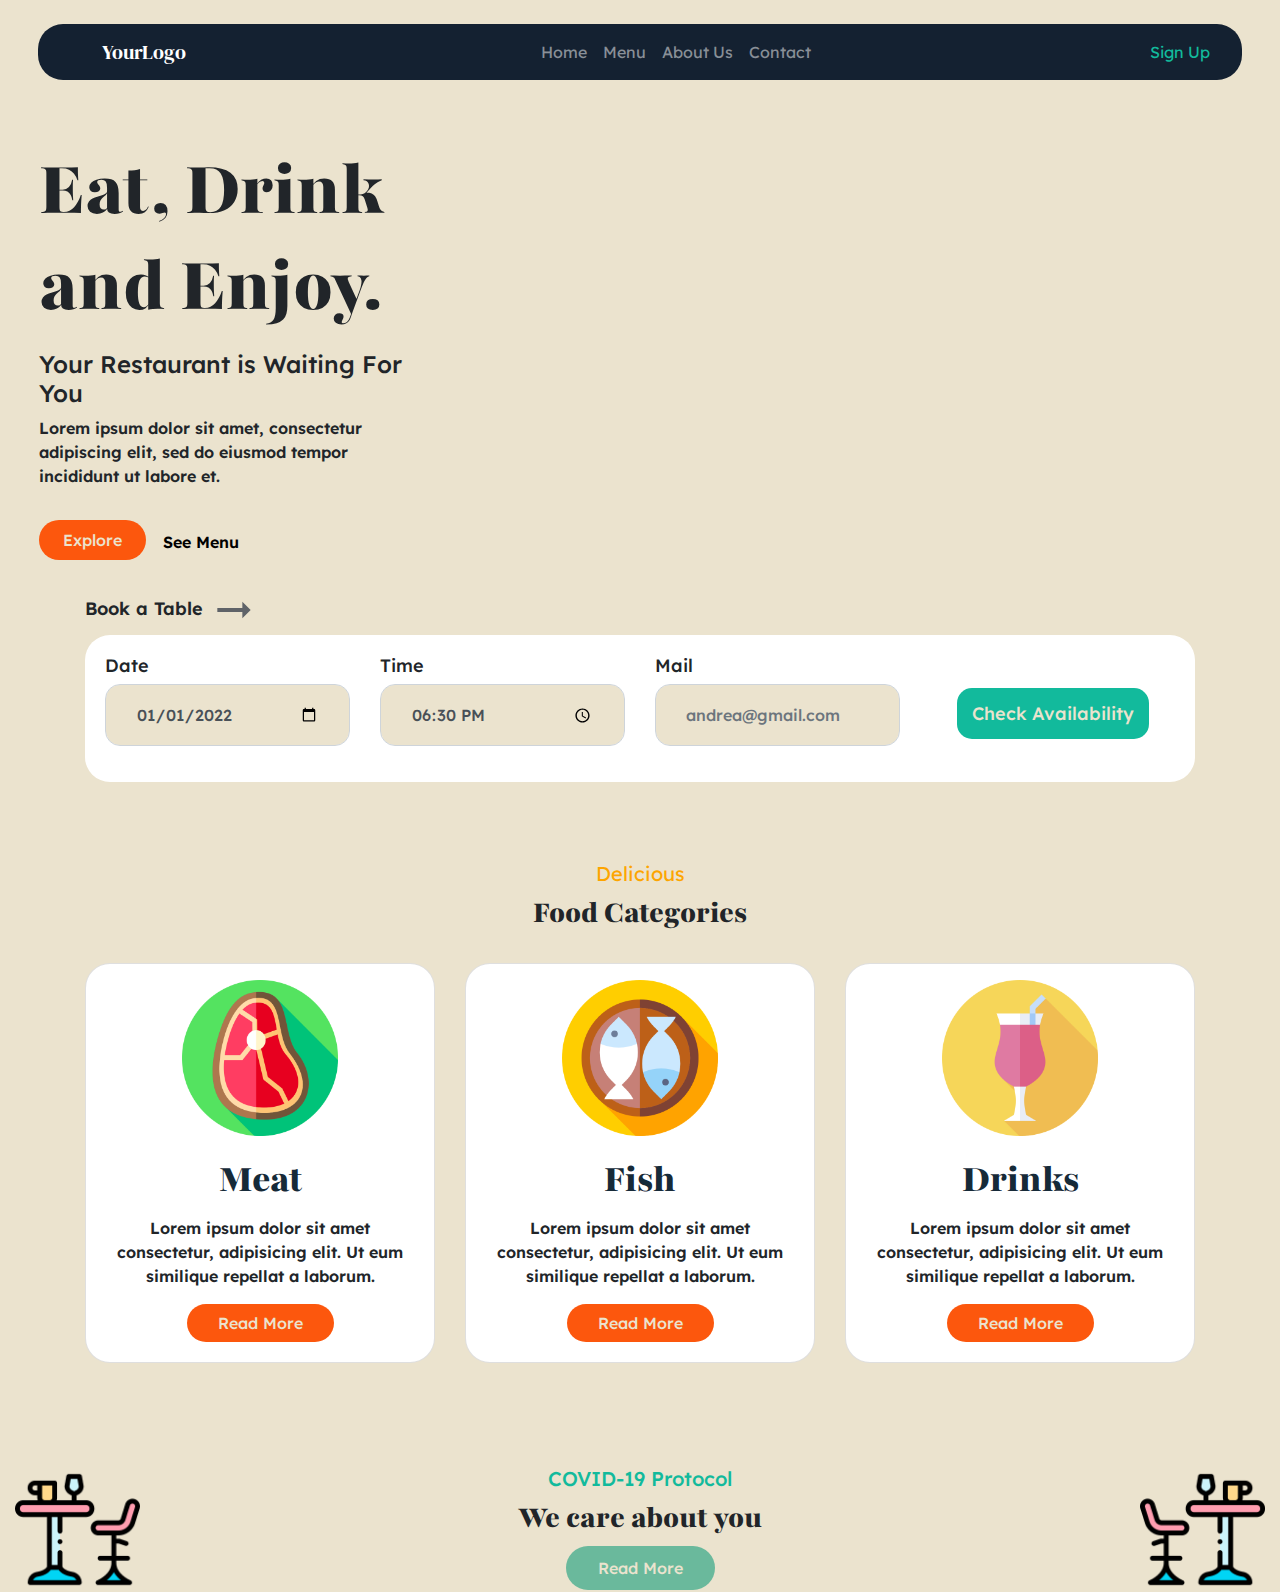
<file: index.html>
<!DOCTYPE html>
<html lang="en">
  <head>
    <meta charset="UTF-8" />
    <meta name="viewport" content="width=device-width, initial-scale=1.0" />
    <title>Restaurant project</title>
    <link
      rel="stylesheet"
      href="https://cdn.jsdelivr.net/npm/bootstrap@4.4.1/dist/css/bootstrap.min.css"
      integrity="sha384-Vkoo8x4CGsO3+Hhxv8T/Q5PaXtkKtu6ug5TOeNV6gBiFeWPGFN9MuhOf23Q9Ifjh"
      crossorigin="anonymous" />
      <link rel="preconnect" href="https://fonts.googleapis.com">
<link rel="preconnect" href="https://fonts.gstatic.com" crossorigin>
<link href="https://fonts.googleapis.com/css2?family=DM+Serif+Display&display=swap" rel="stylesheet">
      <link rel="icon" href="images/restaurant.png">
      <link rel="preconnect" href="https://fonts.googleapis.com">
<link rel="preconnect" href="https://fonts.gstatic.com" crossorigin>
<link href="https://fonts.googleapis.com/css2?family=Lexend:wght@100..900&display=swap" rel="stylesheet">
<link rel="preconnect" href="https://fonts.googleapis.com">
<link rel="preconnect" href="https://fonts.gstatic.com" crossorigin>
<link href="https://fonts.googleapis.com/css2?family=Frank+Ruhl+Libre:wght@300..900&family=Playfair:ital,opsz,wght@0,5..1200,300..900;1,5..1200,300..900&display=swap" rel="stylesheet">

    <link rel="stylesheet" href="style3.css" />
  </head>
  <body>
    
    <!--Navbar-->
<nav class="navbar navbar-expand-lg navbar-dark mt-4" id="navbar">
  <a class="navbar-brand ml-5" href="#">YourLogo</a>
  <button class="navbar-toggler mr-5" type="button" data-toggle="collapse" data-target="#navbarSupportedContent"
    aria-controls="navbarSupportedContent" aria-expanded="false" aria-label="Toggle navigation">
    <span class="navbar-toggler-icon"></span>
  </button>
  <div class="collapse navbar-collapse" id="navbarSupportedContent">
    <ul class="navbar-nav m-auto">
    <ul class="navbar-nav m-auto" id="nav-link">
      <li class="nav-item">
        <a class="nav-link" href="#">Home</a>
      </li>
      <li class="nav-item">
        <a class="nav-link" href="#">Menu</a>
      </li>
      <li class="nav-item">
        <a class="nav-link" href="#">About Us</a>
      </li>
      <li class="nav-item">
        <a class="nav-link" href="#">Contact</a>
      </li>
    </ul>
  </ul>
  <div class="sign-up-btn">
  <a class="navbar-sign text-decoration-none mr-3" href="#">Sign Up</a>
</div>
  </div>
</nav>
<!--Navbar end-->

<!--Heroes Section-->
<div class="container-fluid">
      <div class="col-md-4 start-heading">
        <h1 class=" main-heading display-5 fw-bold text-body-emphasis lh-1 mb-3">Eat, Drink and Enjoy.</h1>
        <h4 class="heading-2">Your Restaurant is Waiting For You</h4>
          <p class="loream">Lorem ipsum dolor sit amet, consectetur adipiscing elit, sed do eiusmod tempor incididunt ut labore et.</p>
          
          <button type="button" class="btn-explore btn-md px-4 me-md-2 rounded-pill mt-3">Explore</button>
      <span type="button" class="btn btn-md see-menu">See Menu</span>
    
    </div> 
  </div>
</div>
<!--Heroes Section end-->

<!--Form Section-->
</h3>
<div class="container">
<h4 class=" book-table">Book a Table
        <span class="material-icons icon">
          <svg xmlns="http://www.w3.org/2000/svg" height="50px" margin-left="50px" viewBox="0 0 24 24" width="50px" fill="#5f6368"> fill="none"/><path d="M16.01 11H4v2h12.01v3L20 12l-3.99-4z"/></svg>
          </span>
<div class="container book-container">
    <div class="row">
      <div class="col-md-3">
        <div class="form-group">
          <label for="date">Date</label>
          <input type="date" class="form-control" id="date" value="2022-01-01">
        </div>
      </div>
      <div class="col-md-3">
        <div class="form-group">
          <label for="time">Time</label>
          <input type="time" class="form-control" id="time" value="18:30">
        </div>
      </div>
      <div class="col-md-3">
        <div class="form-group">
          <label for="mail">Mail</label>
          <input type="email" class="form-control" id="mail" placeholder="andrea@gmail.com">
        </div>
      </div>
      <div class="col-md-3" id="btn-check-availability">
        <button type="button" class="btn-availability">Check Availability</button>
      </div>
    </div>
  </div>
</div>
<!--Form Section End-->

<!--Food Section-->
<h5 class="text-center delicious" style="color: #fda500;"><b>Delicious</b></h5>
<h2 class="text-center food-h2">Food Categories</h2>
    <div class="container mt-4">
      <div class="row">
      <div class="col-lg-4 mb-4">
      <div class="card">
        <img src="images/meat.png" alt="" class="card-img-top mt-3" id="meat">
        <div class="card-body">
          <h5 class="card-title">Meat</h5>
          <p class="card-text">Lorem ipsum dolor sit amet consectetur, adipisicing elit. Ut eum similique repellat a laborum.</p>
          <div class="food-read-more">
         <a href="" class="btn rounded-pill btn-md" id="read-more">Read More</a>
        </div>
        </div>
       </div>
      </div>
    <div class="col-lg-4 mb-4">
    <div class="card">
        <img src="images/fish.png" alt="" class="card-img-top mt-3 " id="fish">
        <div class="card-body">
          <h5 class="card-title">Fish</h5>
          <p class="card-text">Lorem ipsum dolor sit amet consectetur, adipisicing elit. Ut eum similique repellat a laborum.</p>
          <div class="food-read-more">
         <a href="" class="btn rounded-pill btn-md" id="read-more" >Read More</a>
        </div>
        </div>
        </div>
      </div>
      <div class="col-lg-4 mb-4">
        <div class="card">
            <img src="images/cup.png" alt="" class="card-img-top mt-3" id="fish">
            <div class="card-body">
              <h5 class="card-title">Drinks</h5>
              <p class="card-text">Lorem ipsum dolor sit amet consectetur, adipisicing elit. Ut eum similique repellat a laborum.</p>
              <div class="food-read-more">
             <a href="" class="btn rounded-pill btn-md" id="read-more" >Read More</a>
            </div>
        </div>
       </div>
      </div>
    </div>
  </div>  
<!--Food Section End-->

<!--COVID 19 PROTOCOL-->
<div class="container-fluid">
  <img src="images/table (1).png" class="Table-image" alt="Restaurant">
  <img src="images/table (2).png" class="Table-image2" alt="Restaurant2">
<h5 class=" COVID-19 text-center">COVID-19 Protocol</h5>
<h2 class="text-center">We care about you</h2>
<div class="more"> 
    <button type="button" onclick="location.href='index2.html'" class="button rounded-pill" id="read-more-next-page">Read More</button>
  </div>       
</div>
<!--COVID 19 PROTOCOL End-->

<script src="https://code.jquery.com/jquery-3.5.1.slim.min.js"></script>
    <script src="https://cdn.jsdelivr.net/npm/@popperjs/core@2.5.4/dist/umd/popper.min.js"></script>
    <script src="https://stackpath.bootstrapcdn.com/bootstrap/4.5.2/js/bootstrap.min.js"></script>

  </body>
</html>

      
  </body>
</html>
</file>
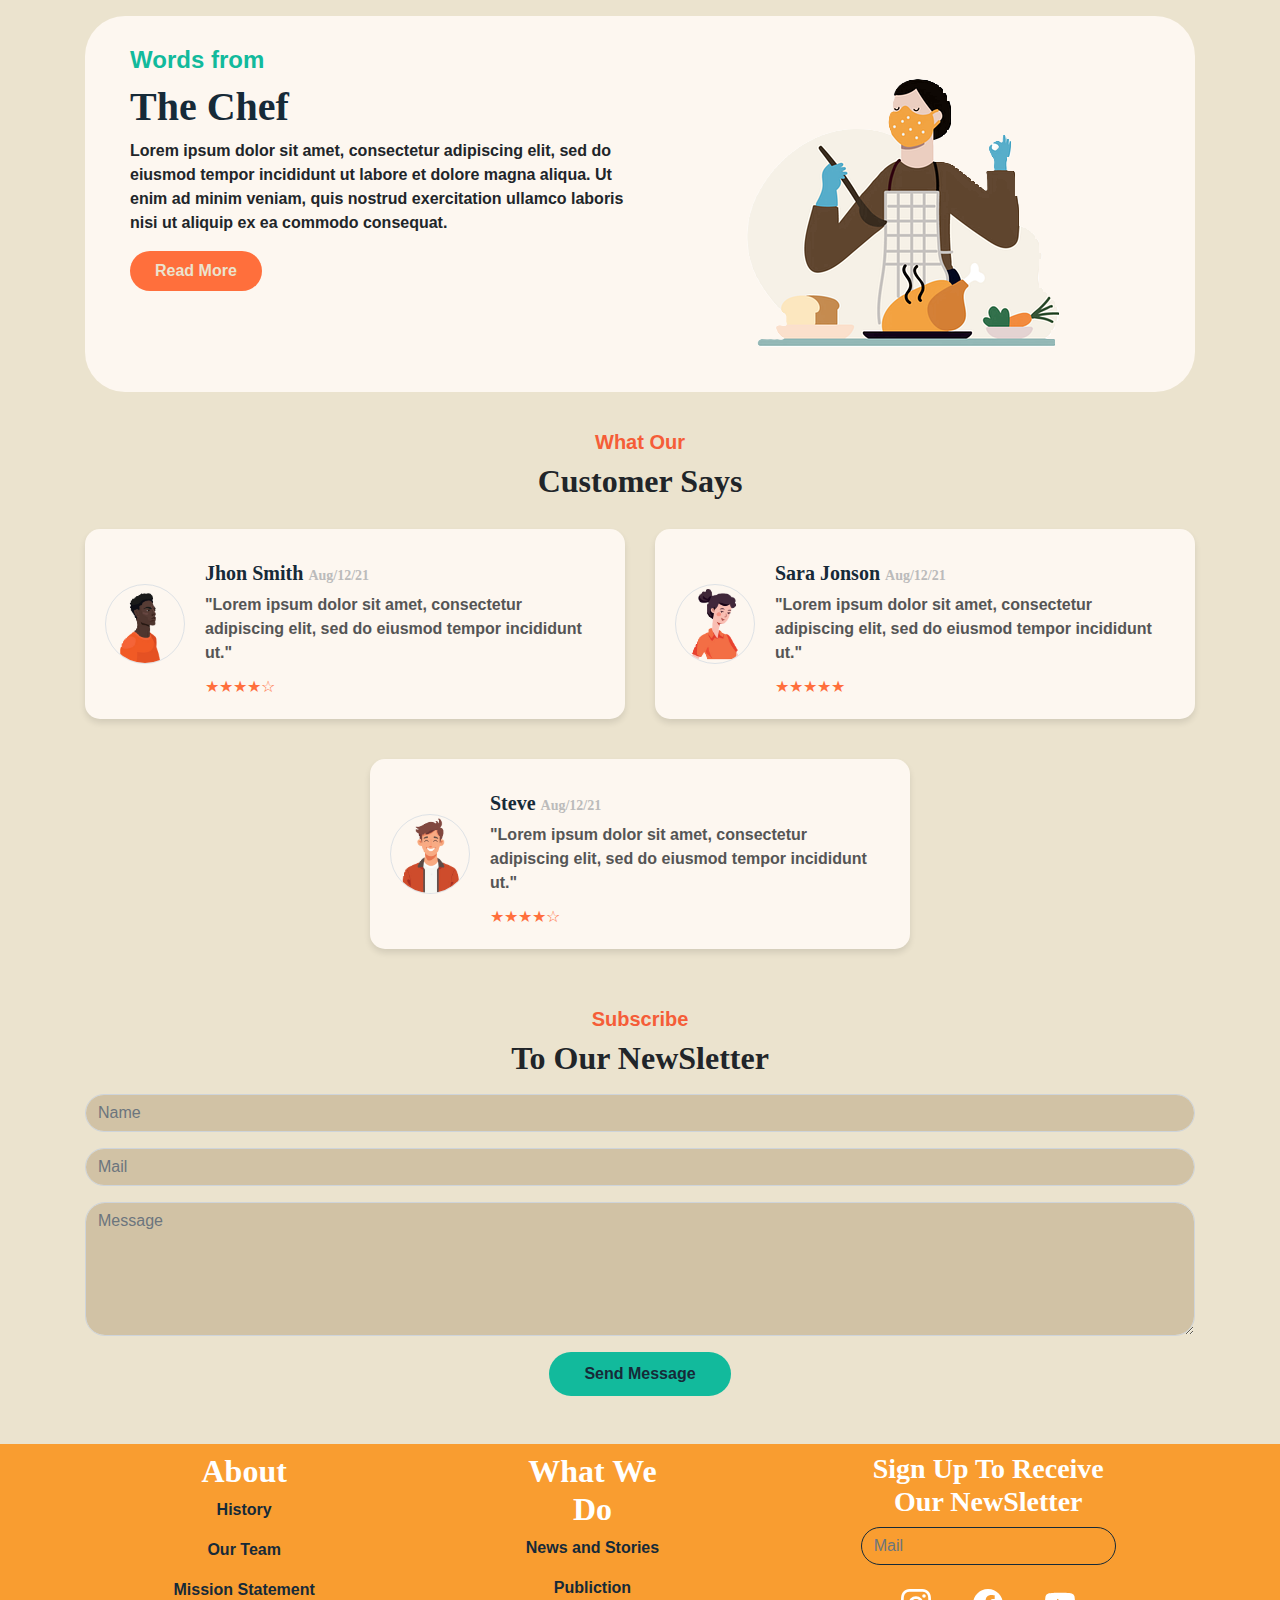
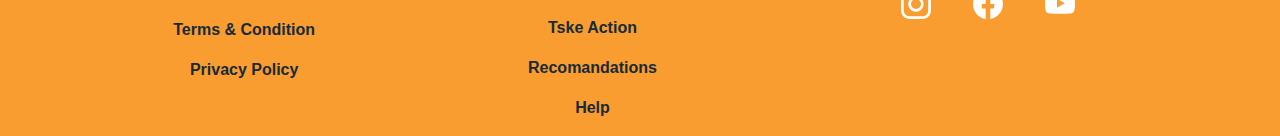
<file: index2.html>
<!DOCTYPE html>
<html lang="en">
<head>
    <meta charset="UTF-8">
    <meta name="viewport" content="width=device-width, initial-scale=1.0">
    <title>Customer Says</title>
    <link href="https://maxcdn.bootstrapcdn.com/bootstrap/4.5.2/css/bootstrap.min.css" rel="stylesheet">
    <link rel="icon" href="images/restaurant.png">
    <link rel="stylesheet" href="style2.css">
</head>
<body>
  <!--Chefs Words-->
    <div class="container mt-3">
        <div class="row chef-section">                                                                                           
            <div class="col-md-6">
                <h4>Words from</h4>
                <h1>The Chef</h1>
                <p>Lorem ipsum dolor sit amet, consectetur adipiscing elit, sed do eiusmod tempor incididunt ut labore et dolore magna aliqua. Ut enim ad minim veniam, quis nostrud exercitation ullamco laboris nisi ut aliquip ex ea commodo consequat.</p>
                
                <button class="text-decoration-none btn-read-more rounded-pill">Read More</button>
            </div>
            <div class="col-md-6 text-center mt-3">
                <img src="images/Cooking.png" alt="Cooking" class="img-fluid">
            </div>
        </div>
    </div>
    <script src="https://ajax.googleapis.com/ajax/libs/jquery/3.5.1/jquery.min.js"></script>
    <script src="https://maxcdn.bootstrapcdn.com/bootstrap/4.5.2/js/bootstrap.min.js"></script>
    <!--Chefs Words-->
    
    <!--What Our Customer Says-->
    <h5 class="text-center"><b>What Our</b></h5>
    <h2 class="text-center">Customer Says</h2>

    <div class="container">
        <div class="row">
            <div class="col-md-6">
                <div class="testimonial-card">
                    <img src="images/boy2 (1).png" alt="Jhon Smith" class="img-fluid border border-5" width="80">
                    <div class="testimonial-content">
                        <h5>Jhon Smith <span class="testimonial-date">Aug/12/21</span></h5>
                        <p>"Lorem ipsum dolor sit amet, consectetur adipiscing elit, sed do eiusmod tempor incididunt ut."</p>
                        <div class="testimonial-rating">
                            ★★★★☆
                        </div>
                    </div>
                </div>
            </div>
            <div class="col-md-6">
                <div class="testimonial-card">
                    <img src="images/girl.png" alt="Sara Jonson" class="img-fluid border border-5" width="80">
                    <div class="testimonial-content">
                        <h5>Sara Jonson <span class="testimonial-date">Aug/12/21</span></h5>
                        <p>"Lorem ipsum dolor sit amet, consectetur adipiscing elit, sed do eiusmod tempor incididunt ut."</p>
                        <div class="testimonial-rating">
                            ★★★★★
                        </div>
                    </div>
                </div>
            </div>
            <div class="col-md-6 Steve">
                <div class="testimonial-card">
                    <img src="images/boy3.png" alt="Steve" class="img-fluid border border-5" width="80">
                    <div class="testimonial-content">
                        <h5>Steve <span class="testimonial-date">Aug/12/21</span></h5>
                        <p>"Lorem ipsum dolor sit amet, consectetur adipiscing elit, sed do eiusmod tempor incididunt ut."</p>
                        <div class="testimonial-rating">
                            ★★★★☆
                        </div>
                    </div>
                </div>
            </div>
        </div>
    </div>
   
    <!--What Our Customer Says-->

    <!--Form-->
    <h5 class="text-center" style="color: #f55d38;"><b>Subscribe</b></h5>
    <h2 class="text-center">To Our NewSletter</h2>
    
    </div>
    <div class="container">
      <form action="/action_page.php" id="form">
        <div class="mb-3 mt-3">
          <input type="email" class="form-control rounded-pill" id="name" placeholder="Name" name="Name">
        </div>
        <div class="mb-3">
          <input type="mail" class="form-control rounded-pill" id="mail" placeholder="Mail" name="mail">
        </div>
        
        <form action="/action_page.php">
          <div class="mb-3 mt-3">
        
            <textarea class="form-control" rows="5" id="comment" name="text" placeholder="Message"></textarea>
          </div>                         
        </form>
        <!--Form-->
        
        <!--Button-->
      </div>
      <div class="Text"> 
        <button class="button rounded-pill" id="send">Send Message</button>
      </div>
      <!--Button-->
    
      
      <!-- Footer -->
       <div class="container fluid "></div>

      <footer id="footer">    
    <!-- Section: Social media -->
  
    <!-- Section: Links  -->
    <section class="">
      <div class="container text-center text-md-start mt-5">
        <!-- Grid row -->
        <div class="row mt-3">
  
          <!-- Grid column -->
          <div class="col-md-2 col-lg-2 col-xl-2 mx-auto About">
            <!-- Links -->
            <h2 class=" fw-bold m-2" id="about">
              About
            </h2>
            <p>
              <a href="#!" class="text-reset">History</a>
            </p>
            <p>
              <a href="#!" class="text-reset">Our Team</a>
            </p>
            <p>
              <a href="#!" class="text-reset">Mission Statement</a>
            </p>
            <p>
              <a href="#!" class="text-reset">Terms & Condition</a>
            </p>
            <p>
              <a href="#!" class="text-reset">Privacy Policy</a>
            </p>
          </div>
          <!-- Grid column -->
  
          <!-- Grid column -->
          <div class="col-md-3 col-lg-2 col-xl-2 mx-auto What">
            <!-- Links -->
            <h2 class="fw-bold m-2" id="what">
              What We Do
            </h2>
            <p>
              <a href="#!" class="text-reset">News and Stories</a>
            </p>
            <p>
              <a href="#!" class="text-reset">Publiction</a>
            </p>
            <p>
              <a href="#!" class="text-reset">Tske Action</a>
            </p>
            <p>
              <a href="#!" class="text-reset">Recomandations</a>
            </p>
            <p>
              <a href="#!" class="text-reset">Help</a>
            </p>
          </div>
          <!-- Grid column -->
  
          <!-- Grid column -->
          <div class="col-md-4 col-lg-3 col-xl-3 mx-auto mb-md-0">
            <h3 class="fw-bold m-2" id="Sign-up">Sign Up To Receive Our NewSletter</h3>
            <input type="mail" class="form-control rounded-pill " id="mail-footer" placeholder="Mail">
                                   
            <!--Instagram-->
            <div class="container d-flex justify-content-between align-item-center mb-2" id="icon">
                      
            <a class="instagram " href="#">
            <svg xmlns="http://www.w3.org/2000/svg" width="30" height="30" fill="currentColor" class="bi bi-instagram mt-4" viewBox="0 0 16 16">
              <path d="M8 0C5.829 0 5.556.01 4.703.048 3.85.088 3.269.222 2.76.42a3.9 3.9 0 0 0-1.417.923A3.9 3.9 0 0 0 .42 2.76C.222 3.268.087 3.85.048 4.7.01 5.555 0 5.827 0 8.001c0 2.172.01 2.444.048 3.297.04.852.174 1.433.372 1.942.205.526.478.972.923 1.417.444.445.89.719 1.416.923.51.198 1.09.333 1.942.372C5.555 15.99 5.827 16 8 16s2.444-.01 3.298-.048c.851-.04 1.434-.174 1.943-.372a3.9 3.9 0 0 0 1.416-.923c.445-.445.718-.891.923-1.417.197-.509.332-1.09.372-1.942C15.99 10.445 16 10.173 16 8s-.01-2.445-.048-3.299c-.04-.851-.175-1.433-.372-1.941a3.9 3.9 0 0 0-.923-1.417A3.9 3.9 0 0 0 13.24.42c-.51-.198-1.092-.333-1.943-.372C10.443.01 10.172 0 7.998 0zm-.717 1.442h.718c2.136 0 2.389.007 3.232.046.78.035 1.204.166 1.486.275.373.145.64.319.92.599s.453.546.598.92c.11.281.24.705.275 1.485.039.843.047 1.096.047 3.231s-.008 2.389-.047 3.232c-.035.78-.166 1.203-.275 1.485a2.5 2.5 0 0 1-.599.919c-.28.28-.546.453-.92.598-.28.11-.704.24-1.485.276-.843.038-1.096.047-3.232.047s-2.39-.009-3.233-.047c-.78-.036-1.203-.166-1.485-.276a2.5 2.5 0 0 1-.92-.598 2.5 2.5 0 0 1-.6-.92c-.109-.281-.24-.705-.275-1.485-.038-.843-.046-1.096-.046-3.233s.008-2.388.046-3.231c.036-.78.166-1.204.276-1.486.145-.373.319-.64.599-.92s.546-.453.92-.598c.282-.11.705-.24 1.485-.276.738-.034 1.024-.044 2.515-.045zm4.988 1.328a.96.96 0 1 0 0 1.92.96.96 0 0 0 0-1.92m-4.27 1.122a4.109 4.109 0 1 0 0 8.217 4.109 4.109 0 0 0 0-8.217m0 1.441a2.667 2.667 0 1 1 0 5.334 2.667 2.667 0 0 1 0-5.334"/>
            </svg>
          </a>
          <!--Instagram-->

          <!--Facebook-->
          <a class="facebook " href="#">
          <svg xmlns="http://www.w3.org/2000/svg" width="30" height="30" fill="currentColor" class="bi bi-facebook mt-4" viewBox="0 0 16 16">
            <path d="M16 8.049c0-4.446-3.582-8.05-8-8.05C3.58 0-.002 3.603-.002 8.05c0 4.017 2.926 7.347 6.75 7.951v-5.625h-2.03V8.05H6.75V6.275c0-2.017 1.195-3.131 3.022-3.131.876 0 1.791.157 1.791.157v1.98h-1.009c-.993 0-1.303.621-1.303 1.258v1.51h2.218l-.354 2.326H9.25V16c3.824-.604 6.75-3.934 6.75-7.951"/>
          </svg>
        </a>
          <!--Facebook-->

          <!--Youtube-->
          <a class="youtube" href="#">
          <svg xmlns="http://www.w3.org/2000/svg" width="30" height="30" fill="currentColor" class="bi bi-youtube mt-4" viewBox="0 0 16 16">
            <path d="M8.051 1.999h.089c.822.003 4.987.033 6.11.335a2.01 2.01 0 0 1 1.415 1.42c.101.38.172.883.22 1.402l.01.104.022.26.008.104c.065.914.073 1.77.074 1.957v.075c-.001.194-.01 1.108-.082 2.06l-.008.105-.009.104c-.05.572-.124 1.14-.235 1.558a2.01 2.01 0 0 1-1.415 1.42c-1.16.312-5.569.334-6.18.335h-.142c-.309 0-1.587-.006-2.927-.052l-.17-.006-.087-.004-.171-.007-.171-.007c-1.11-.049-2.167-.128-2.654-.26a2.01 2.01 0 0 1-1.415-1.419c-.111-.417-.185-.986-.235-1.558L.09 9.82l-.008-.104A31 31 0 0 1 0 7.68v-.123c.002-.215.01-.958.064-1.778l.007-.103.003-.052.008-.104.022-.26.01-.104c.048-.519.119-1.023.22-1.402a2.01 2.01 0 0 1 1.415-1.42c.487-.13 1.544-.21 2.654-.26l.17-.007.172-.006.086-.003.171-.007A100 100 0 0 1 7.858 2zM6.4 5.209v4.818l4.157-2.408z"/>
          </svg>
        </a>
      </div>
        </div>
          <!--Youtube-->
          </div>
          <!-- Grid column -->
        </div>
        <!-- Grid row -->
      </div>
    </section>
    <!-- Section: Links  -->
  
  
  </footer>
  <!-- Footer -->
      
</body>
</html>
</file>
<file: style3.css>
body {
    background-color: #ebe3ce;
    overflow-x: hidden;
}

/*Navbar*/
#navbar {
    margin: 3%;
}

.navbar {
    background-color: #142131;
    border-radius: 25px;
}

.navbar-brand {
    font-family: "DM Serif Display", serif;
}

.navbar-sign {
    color: #12ba9c;
    font-family: "Lexend", sans-serif;
    font-optical-sizing: auto;
    font-weight: normal;
    font-style: normal;
}

#nav-link {
    font-family: "Lexend", sans-serif;
    font-optical-sizing: auto;
    font-weight: normal;
    font-style: normal;
}

.sign-up-btn {
    text-align: center;
}

#nav-link :hover {
    color: #12ba9c;
    transition: 0.3s;
}

/*Navbar End*/
.start-heading {
    padding: 24px
}

h1 {
    font-family: "DM Serif Display", serif;
    font-weight: 400;
    font-style: normal;
    font-size: 80px;
}

.main-heading {
    font-family: "Playfair", serif;
    font-optical-sizing: auto;
    font-weight: 900;
    font-style: normal;

}

h2 {
    font-family: "Playfair", serif;
    font-weight: 900;
    font-style: normal;
    font-size: 100;
}

h4 {
    font-family: "Lexend", sans-serif;
    font-optical-sizing: auto;
    font-weight: 500;
    font-style: normal;
}

h5 {
    font-family: "Lexend", sans-serif;
    font-optical-sizing: auto;
    font-weight: 500;
    font-style: normal;
    color: #162a38;
}

p {
    font-family: "Lexend", sans-serif;
    font-optical-sizing: auto;
    font-weight: 600;
    font-style: normal;
}

/*Heroes section*/
.btn-explore {
    background-color: #fc570d;
    color: #ebe3ce;
    border: none;
    font-family: "Lexend", sans-serif;
    font-optical-sizing: auto;
    font-weight: 500;
    font-style: normal;
    padding-top: 8px;
    padding-bottom: 8px;
}

.see-menu {
    font-family: "Lexend", sans-serif;
    font-optical-sizing: auto;
    font-weight: 600;
    font-style: normal;
    color: black;
}


.book-table {
    font-family: "Lexend", sans-serif;
    font-optical-sizing: auto;
    font-weight: 600;
    font-style: normal;
    font-size: large;
}

/*Heroes Section End*/

/*Date form*/
.delicious {
    margin-top: 80px;
    font-family: "Lexend", sans-serif;
    font-optical-sizing: auto;
    font-weight: 300;
    font-style: normal;
}

.food-h2 {
    margin-bottom: 30px;
}

.book-container {
    background-color: #fff;
    border-radius: 25px;
    padding: 20px;
    margin: auto;
    padding-left: 20px;
    padding-right: 20px;
}

.row {
    align-items: center;
}

.form-control {
    background-color: #ebe3ce;
    border-radius: 15px;
    padding: 30px;
    font-family: "Lexend", sans-serif;
    font-optical-sizing: auto;
    font-weight: 500;
    font-style: normal;
}

.form-group {
    font-family: "Lexend", sans-serif;
    font-optical-sizing: auto;
    font-weight: 500;
    font-style: normal;
}

.btn-availability {
    background-color: #12ba9c;
    color: #ebe3ce;
    border-radius: 15px;
    padding: 15px;
    border: none;
    font-family: "Lexend", sans-serif;
    font-weight: 500;
    font-style: normal;

}

#btn-check-availability {
    text-align: center;
    padding-top: 10px;
}

/*Date form section End*/

/*Food categories*/
.card {
    border-radius: 25px;
}

#meat {
    width: 45%;
    height: 45%;
    margin: auto;
}

#fish {
    width: 45%;
    height: 45%;
    margin: auto;
}

#drink {
    width: 45%;
    height: 45%;
    margin: auto;
}

.card-title {
    font-family: "Playfair", serif;
    font-weight: 900;
    font-style: normal;
    font-size: 40px;
    text-align: center;
}

.card-text {
    text-align: center;
}

#read-more {
    background-color: #fc570d;
    color: #ebe3ce;
    font-family: "Lexend", sans-serif;
    font-optical-sizing: auto;
    font-weight: 500;
    font-style: normal;
    padding-left: 30px;
    padding-right: 30px;
}

.food-read-more {
    text-align: center;
}

.more {
    text-align: center;
}

/*Food categories End*/

/*End section*/
.COVID-19 {
    color: #12ba9c;
    margin-top: 80px;
}

.Table-image {
    width: 10%;
    height: 15%;
    float: right;
}

.Table-image2 {
    width: 10%;
    height: 15%;
    float: left;
}

#read-more-next-page {
    background-color: #6ab99c;
    border: none;
    color: #ebe3ce;
    padding: 15px 32px;
    text-decoration: none;
    font-size: 16px;
    cursor: pointer;
    margin: auto;
    font-family: "Lexend", sans-serif;
    font-optical-sizing: auto;
    font-weight: 500;
    font-style: normal;
    padding-top: 10px;
    padding-bottom: 10px;
}

/*End section End*/

@media screen and (max-width: 542px) {
    .main-heading {
        font-size: 3rem;
    }

    .heading-2 {
        font-size: 0.8rem;
    }

    .loream {
        font-size: 0.6rem;
    }

    .m-5 {
        margin: 1rem !important;
        margin-top: 0px;
        margin-bottom: 0px;
    }

    .delicious {
        margin-top: 20px;
    }

    .COVID-19 {
        color: #12ba9c;
        margin-top: 30px;
    }
}
</file>
<file: style2.css>
body {
    background-color: #ebe3ce;
}

.chef-section {
    background-color: #fdf7f0;
    border-radius: 40px;
    padding: 30px;
    margin: 30px;
    margin: auto;
}

.btn-read-more {
    background-color: #ff6f3c;
    color: #ebe3ce;
    border: none;
    padding: 8px;
    border-radius: 5px;
    text-decoration: none;
    font-family: "Lexend", sans-serif;
    font-optical-sizing: auto;
    font-weight: 600;
    font-style: normal;
    padding-right: 25px;
    padding-left: 25px;
}

h1 {
    font-family: "Playfair", serif;
    font-weight: 900;
    font-style: normal;
    font-size: 100;
    color: #162a38;

}

h2 {
    font-family: "DM Serif Display", serif;
    font-weight: 800;
    font-style: normal;
}

h4 {
    color: #12ba9c;
    font-family: "Lexend", sans-serif;
    font-weight: 600;
    font-style: normal;
}

h5 {
    color: #f55d38;
    font-family: "Lexend", sans-serif;
    font-weight: 500;
    font-style: normal;
    margin-top: 3%;
}

h3 {
    font-family: "DM Serif Display", serif;
    font-weight: 800;
    font-style: normal;
}

p {
    font-family: "Lexend", sans-serif;
    font-optical-sizing: auto;
    font-weight: 600;
    font-style: normal;
}

/*comments*/

.testimonial-card {
    background-color: #fdf7f0;
    border-radius: 15px;
    padding: 20px;
    box-shadow: 0 4px 6px rgba(0, 0, 0, 0.1);
    margin: 20px 0;
    display: flex;
    align-items: center;
}

.Steve {
    margin: 0 auto;

}

.testimonial-card img {
    border-radius: 50%;
    margin-right: 20px;
}

.testimonial-content {
    flex: 1;
}

.testimonial-content h5 {
    font-family: "DM Serif Display", serif;
    font-weight: bold;
    font-style: normal;
    color: #162a38;

}

.testimonial-content p {
    margin-bottom: 10px;
    color: #555;
}

.testimonial-rating {
    color: #ff6f3c;
}

.testimonial-date {
    font-size: 14px;
    color: #bbb;
}



/*send message button*/

#send {
    background-color: #12ba9c;
    color: #162a38;
    border: none;
    padding: 10px 20px;
    border-radius: 5px;
    text-decoration: none;
    font-family: "Lexend", sans-serif;
    font-optical-sizing: auto;
    font-weight: 600;
    font-style: normal;
    padding-left: 35px;
    padding-right: 35px;
}

.Text {
    text-align: center;
}

/*form*/

#comment {
    border-radius: 20px;
    background-color: rgba(209, 194, 165, 255);
}

#mail {
    background-color: rgba(209, 194, 165, 255);
}

#name {
    background-color: rgba(209, 194, 165, 255);
}

/*footer*/

#footer {
    background-color: #f99d30;
}

.instagram {
    color: #fff;
}

.facebook {
    color: #fff;
}

.youtube {
    color: #fff;
}

.What {
    color: #162a38;
}

.About {
    color: #162a38;
}

#about {
    color: #fff;
}

#what {
    color: #fff;
}

#Sign-up {
    color: #fff;
}

#mail-footer {
    background-color: #f99d30;
    border-color: #162a38;
}

#icon {
    width: 80%;
}
</file>
